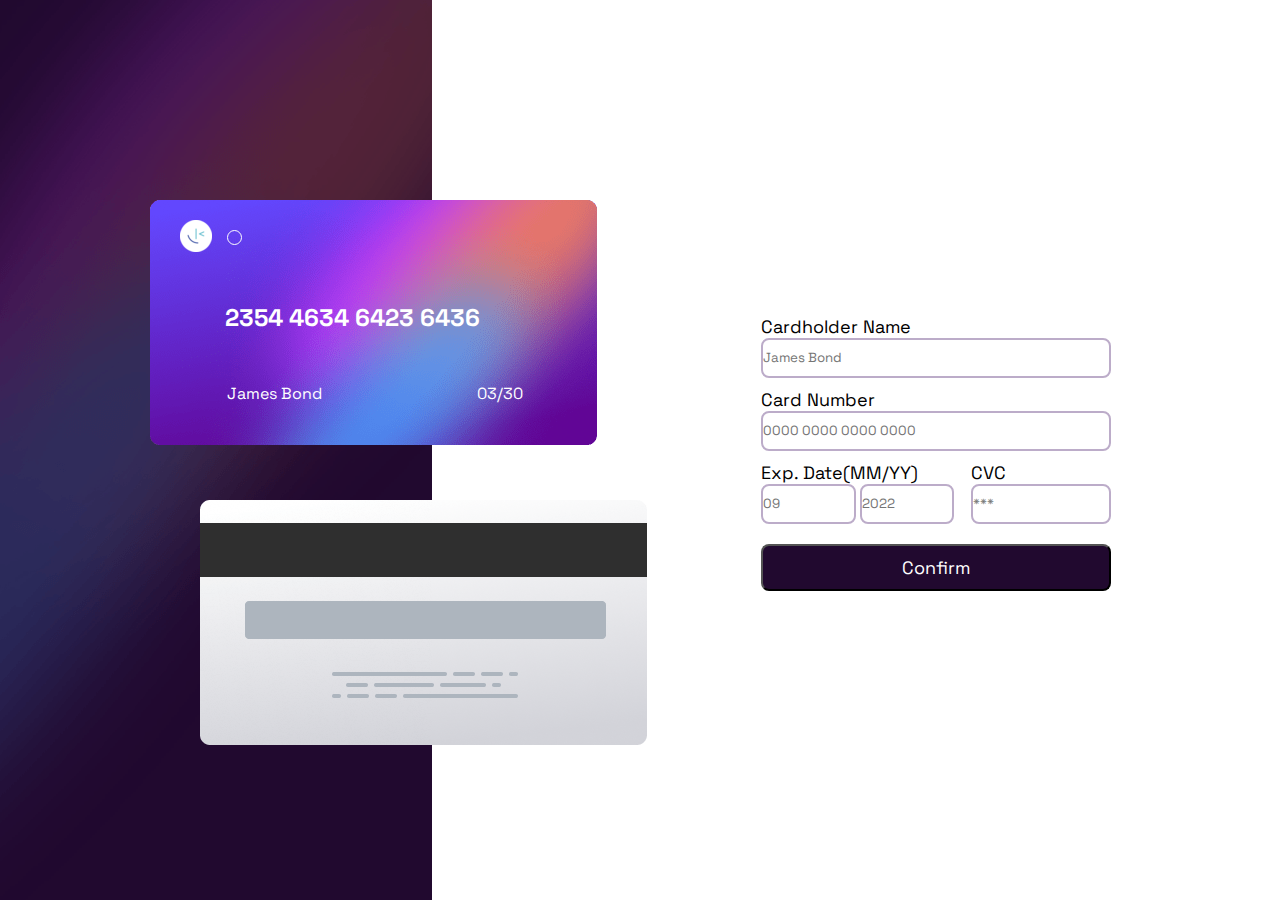
<file: index.html>
<!DOCTYPE html>
<html lang="en">
<head>
    <meta charset="UTF-8">
    <meta http-equiv="X-UA-Compatible" content="IE=edge">
    <meta name="viewport" content="width=device-width, initial-scale=1.0">
    <title>Interactive Card</title>
    <link rel="stylesheet" href="./index.css">
</head>
<body>
    <main>
        <div class="container">
            <div class="left">
                <img src="./bg-main-desktop.png" alt="">
            </div>
            <div class="card-image">
               <div class="front-card">
                    <img src="./bg-card-front.png" alt="">
                    <div class="card-text">
                        <div class="logo">
                            <img src="./favicon-32x32.png" alt="" class="logo-text">
                        <div class="circle"></div>
                        </div>
                        <div class="data">
                            
                            <h2>2354 4634 6423 6436</h2>
                            <div class="name">
                                <p>James Bond</p>
                            <p>03/30</p>
                            </div>
                        </div>
                    </div>
               </div>
               <div class="back-card">
                    <img src="./bg-card-back.png" alt="">
               </div>
            </div>
            <div class="right">
                <form action="" class="checkout-form">
                    <label for="name">cardholder name</label>
                    <br>
                    <input type="text" name="name" placeholder="James Bond">
                    <br>
                    <label for="number">card number</label>
                    <br>
                    <input type="text" name="number" placeholder="0000 0000 0000 0000">
                    <div class="f-group">
                        <div class="one">
                       <label for="exp">exp. date(MM/YY)</label>
                       <input type="number" name="exp" id="" placeholder="09">
                       <input type="number" placeholder="2022">
                       </div>
                       <div class="two">
                       <label for="cvc">CVC</label>
                       <input type="number" min="100" max="999" name="cvc" placeholder="***">
                       </div>
                    </div>
                    <button type="submit" class="button">confirm</button>
                </form>
            </div>
        </div>
    </main>
</body>
</html>
</file>
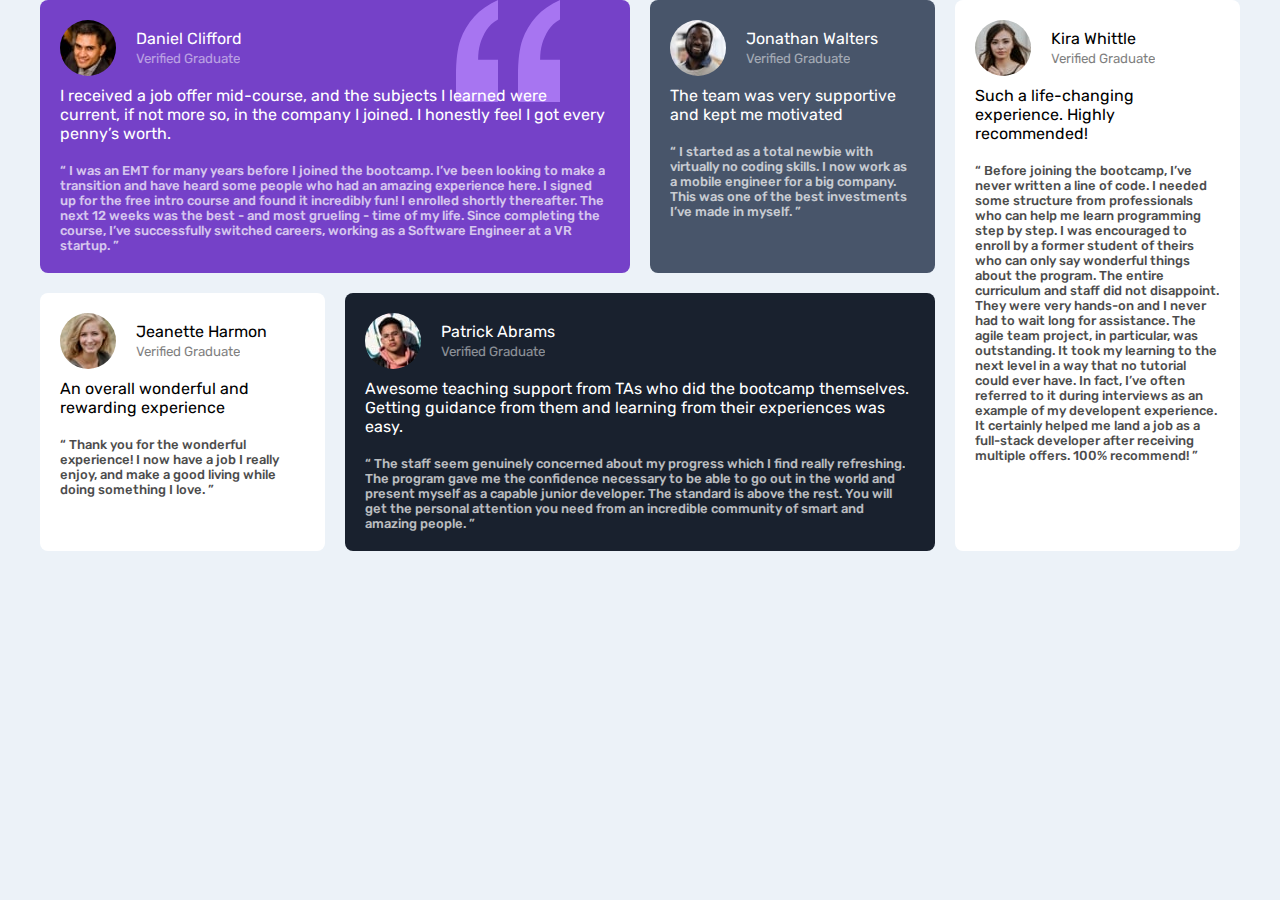
<file: testimonials-grid-section-main/index.html>
<!DOCTYPE html>
<html lang="en">
  <head>
    <meta charset="UTF-8" />
    <meta name="viewport" content="width=device-width, initial-scale=1.0" />
    <!-- displays site properly based on user's device -->

    <link
      rel="icon"
      type="image/png"
      sizes="32x32"
      href="./images/favicon-32x32.png"
    />

    <title>Frontend Mentor | [Challenge Name Here]</title>

    <!-- Feel free to remove these styles or customise in your own stylesheet 👍 -->
    <link rel="stylesheet" href="./index.css" />
    <style>
      .attribution {
        font-size: 11px;
        text-align: center;
      }

      .attribution a {
        color: hsl(228, 45%, 44%);
      }
    </style>
  </head>

  <body>
    <main>
      <section class="container">
        <div class="item items-1">
          <div class="bg-image">
            <svg width="104" height="102" xmlns="http://www.w3.org/2000/svg"><path d="M104 102V59.727H84.114c0-5.871.689-11.182 2.068-15.933 1.379-4.75 3.42-9.287 6.125-13.61C95.01 25.86 98.909 22.257 104 19.375V0c-9.758 4.27-17.712 9.874-23.864 16.813-6.151 6.939-10.712 14.545-13.681 22.818C63.485 47.904 62 59.941 62 75.74V102h42zm-62 0V59.727H22.114c0-5.871.689-11.182 2.068-15.933 1.379-4.75 3.42-9.287 6.125-13.61C33.01 25.86 36.909 22.257 42 19.375V0c-9.652 4.27-17.58 9.874-23.784 16.813C12.01 23.752 7.424 31.358 4.455 39.631 1.485 47.904 0 59.941 0 75.74V102h42z" fill="#A775F1" fill-rule="nonzero"/></svg>
          </div>
          <div class="unique-card">
            <div class="profile">
            <img src="./images/image-daniel.jpg" alt="" />
            <div class="user-name un-color">
              <p>Daniel Clifford</p>
              <small>Verified Graduate</small>
            </div>
          </div>

          <article class="profile-text pt-color">
            I received a job offer mid-course, and the subjects I learned were
            current, if not more so, in the company I joined. I honestly feel I
            got every penny’s worth.
          </article>

          <article class="about-text at-color">
            “ I was an EMT for many years before I joined the bootcamp. I’ve
            been looking to make a transition and have heard some people who had
            an amazing experience here. I signed up for the free intro course
            and found it incredibly fun! I enrolled shortly thereafter. The next
            12 weeks was the best - and most grueling - time of my life. Since
            completing the course, I’ve successfully switched careers, working
            as a Software Engineer at a VR startup. ”
          </article>
          </div>
        </div>
        <div class="item items-2">
          <div class="profile">
            <img src="./images/image-jonathan.jpg" alt="" />
            <div class="user-name un-color">
              <p>Jonathan Walters</p>
              <small>Verified Graduate</small>
            </div>
          </div>

          <article class="profile-text pt-color">
            The team was very supportive and kept me motivated
          </article>

          <article class="about-text at-color">
            “ I started as a total newbie with virtually no coding skills. I now
            work as a mobile engineer for a big company. This was one of the
            best investments I’ve made in myself. ”
          </article>
        </div>
        <div class="item items-3">
          <div class="profile">
            <img src="./images/image-kira.jpg" alt="" />
            <div class="user-name">
              <p>Kira Whittle</p>
              <small>Verified Graduate</small>
            </div>
          </div>

          <article class="profile-text">
            Such a life-changing experience. Highly recommended!
          </article>
          <article class="about-text">
            “ Before joining the bootcamp, I’ve never written a line of code. I
            needed some structure from professionals who can help me learn
            programming step by step. I was encouraged to enroll by a former
            student of theirs who can only say wonderful things about the
            program. The entire curriculum and staff did not disappoint. They
            were very hands-on and I never had to wait long for assistance. The
            agile team project, in particular, was outstanding. It took my
            learning to the next level in a way that no tutorial could ever
            have. In fact, I’ve often referred to it during interviews as an
            example of my developent experience. It certainly helped me land a
            job as a full-stack developer after receiving multiple offers. 100%
            recommend! ”
          </article>
        </div>
        <div class="item items-4">
          <div class="profile">
            <img src="./images/image-jeanette.jpg" alt="" />
            <div class="user-name">
              <p>Jeanette Harmon</p>
              <small>Verified Graduate</small>
            </div>
          </div>

          <article class="profile-text">
            An overall wonderful and rewarding experience
          </article>
          <article class="about-text">
            “ Thank you for the wonderful experience! I now have a job I really
            enjoy, and make a good living while doing something I love. ”
          </article>
        </div>
        <div class="item items-5">
          <div class="profile">
            <img src="./images/image-patrick.jpg" alt="" />
            <div class="user-name un-color">
              <p>Patrick Abrams</p>
              <small>Verified Graduate</small>
              
            </div>
          </div>

          <article class="profile-text pt-color">
            Awesome teaching support from TAs who did the bootcamp themselves.
            Getting guidance from them and learning from their experiences was
            easy.
          </article>
          <article class="about-text at-color">
            “ The staff seem genuinely concerned about my progress which I find
            really refreshing. The program gave me the confidence necessary to
            be able to go out in the world and present myself as a capable
            junior developer. The standard is above the rest. You will get the
            personal attention you need from an incredible community of smart
            and amazing people. ”
          </article>
        </div>
      </section>
    </main>

    <!-- <div class="attribution">
    Challenge by <a href="https://www.frontendmentor.io?ref=challenge" target="_blank">Frontend Mentor</a>. 
    Coded by <a href="#">Your Name Here</a>.
  </div> -->
  </body>
</html>
</file>
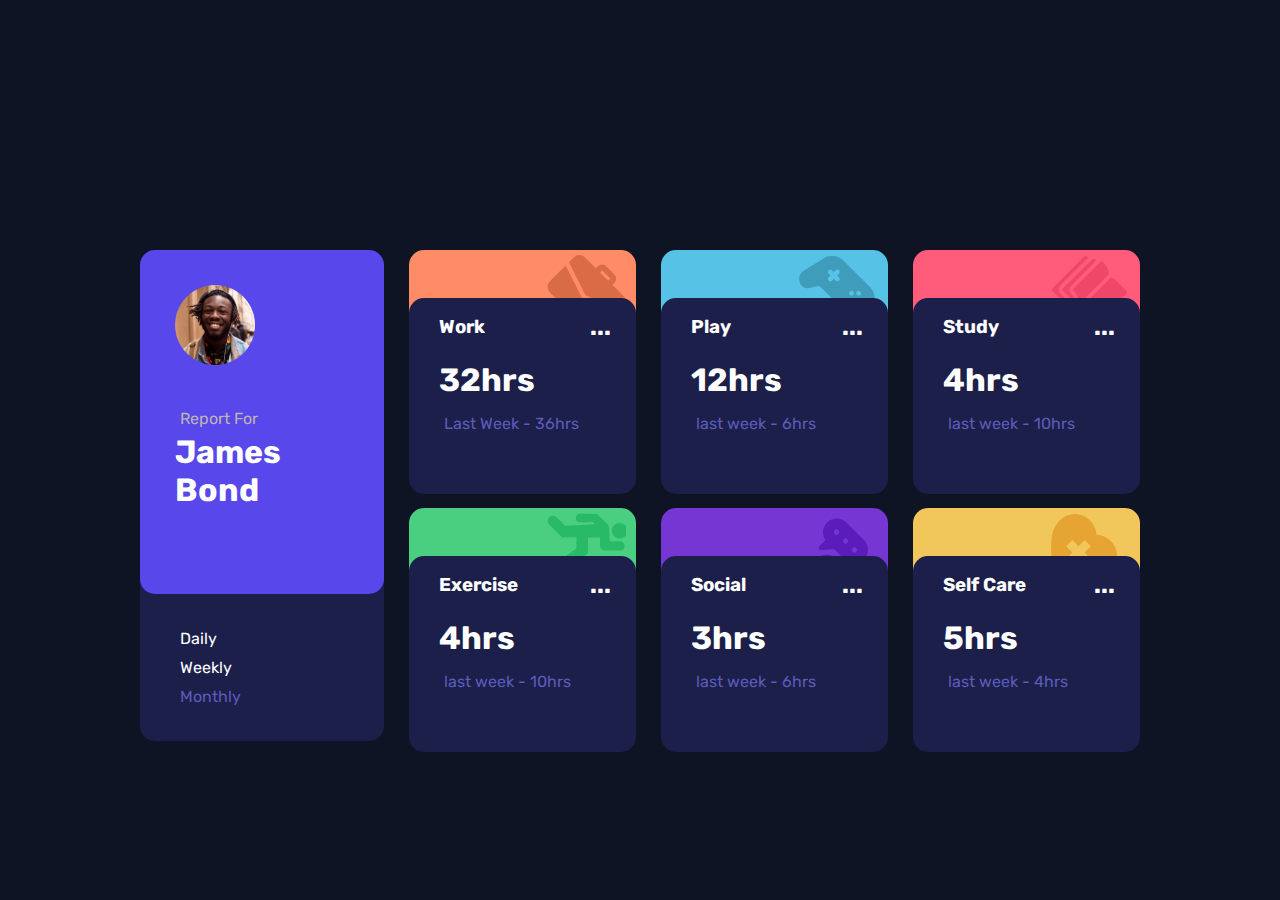
<file: time-tracking-dashboard-main/index.html>
<!DOCTYPE html>
<html lang="en">
<head>
  <meta charset="UTF-8">
  <meta name="viewport" content="width=device-width, initial-scale=1.0"> <!-- displays site properly based on user's device -->

  <link rel="icon" type="image/png" sizes="32x32" href="./images/favicon-32x32.png">
  
  <title>Frontend Mentor | Time tracking dashboard</title>
  <link rel="stylesheet" href="./index.css">

  <!-- Feel free to remove these styles or customise in your own stylesheet 👍 -->
  <main>
    <div class="container">
      <div class="left">
        <div class="profile">
          <div class="image">
            <img src="./images/image-jeremy.png" alt="">
          </div>
          <div class="profile-text">
            <p>report for</p>
            <h1>James</h1>
            <h1>Bond</h1>
          </div>
        </div>
       <div class="links">
        <p><a href="#">Daily</a></p>
        <p><a href="#">Weekly</a></p>
        <p><a href="#" id="last-link">Monthly</a></p>
       </div>
      </div>
      <div class="right">
        <div class="item item-1">
          <p class="icon"><svg width="79" height="79" xmlns="http://www.w3.org/2000/svg"><path d="m18.687 10.43 15.464 30.906c.31.682.743 1.322 1.3 1.88.558.557 1.198.99 1.714 1.217L68.237 59.98 52.484 75.732a8.025 8.025 0 0 1-11.355 0L2.934 37.538a8.025 8.025 0 0 1 0-11.356L18.687 10.43Zm19.345-7.99 10.839 10.838 2.065-2.064a5.845 5.845 0 0 1 8.258 0l8.258 8.259a5.845 5.845 0 0 1 0 8.258l-2.064 2.064 10.839 10.84a8.025 8.025 0 0 1 0 11.355l-4.728 4.728L39.126 40.53a1.963 1.963 0 0 1-.578-.413 1.963 1.963 0 0 1-.413-.578L21.95 7.168l4.728-4.728a8.025 8.025 0 0 1 11.355 0Zm17.033 12.903-2.064 2.065 8.258 8.258 2.064-2.064-8.258-8.259Z" fill="#D96C47" fill-rule="nonzero"/></svg>
          </p>
          <div class="box">
            <div class="text-box">
             <div class="line-1">
                <h3>work</h3>
                <h2><a href="">...</a></h2>
              </div>
              <div class="line-2">
                <h1>32hrs</h1>
                <p>Last Week - 36hrs</p>
              </div>
            </div>
          </div>
        </div>
        <div class="item item-2">
          <p class="icon"><svg width="79" height="79" xmlns="http://www.w3.org/2000/svg"><path d="m60.91 71.846 12.314-19.892c3.317-5.36 3.78-13.818-2.31-19.908l-26.36-26.36c-4.457-4.457-12.586-6.843-19.908-2.31L4.753 15.69c-5.4 3.343-6.275 10.854-1.779 15.35a7.773 7.773 0 0 0 7.346 2.035l7.783-1.945a3.947 3.947 0 0 1 3.731 1.033l22.602 22.602c.97.97 1.367 2.4 1.033 3.732l-1.945 7.782a7.775 7.775 0 0 0 2.037 7.349c4.49 4.49 12.003 3.624 15.349-1.782Zm-24.227-46.12-1.891-1.892-1.892 1.892a2.342 2.342 0 0 1-3.312-3.312l1.892-1.892-1.892-1.891a2.342 2.342 0 0 1 3.312-3.312l1.892 1.891 1.891-1.891a2.342 2.342 0 0 1 3.312 3.312l-1.891 1.891 1.891 1.892a2.342 2.342 0 0 1-3.312 3.312Zm14.19 14.19a2.343 2.343 0 1 1 3.315-3.312 2.343 2.343 0 0 1-3.314 3.312Zm0 7.096a2.343 2.343 0 0 1 3.313-3.312 2.343 2.343 0 0 1-3.312 3.312Zm7.096-7.095a2.343 2.343 0 1 1 3.312 0 2.343 2.343 0 0 1-3.312 0Zm0 7.095a2.343 2.343 0 0 1 3.312-3.312 2.343 2.343 0 0 1-3.312 3.312Z" fill="#3F9CBB" fill-rule="nonzero"/></svg></p>
          <div class="box">
            <div class="text-box">
              <div class="line-1">
                <h3>play</h3>
                <h2><a href="">...</a></h2>
              </div>
              <div class="line-2">
                <h1>12hrs</h1>
                <p>last week - 6hrs</p>
              </div>
            </div>
          </div>
        </div>
        <div class="item item-3">
          <p class="icon">
          <svg width="79" height="79" xmlns="http://www.w3.org/2000/svg"><path d="M33.227 1.495a1.87 1.87 0 0 1 2.646 0l1.323 1.323-27.78 27.78c-2.189 2.189-2.1 5.837.088 8.026l12.132 12.132a5.624 5.624 0 0 0 1.096 6.388 5.624 5.624 0 0 0 6.389 1.097l12.132 12.132c2.188 2.188 5.837 2.276 8.025.088l27.78-27.78 1.323 1.322a1.87 1.87 0 0 1 0 2.646L46.632 78.4a1.87 1.87 0 0 1-2.645 0L29.12 63.531a5.624 5.624 0 0 1-6.389-1.097l-5.291-5.291a5.624 5.624 0 0 1-1.097-6.388L1.478 35.89a1.87 1.87 0 0 1 0-2.646ZM59.74 22.783c1.948.27 3.83 1.117 5.325 2.612l10.583 10.583a1.87 1.87 0 0 1 0 2.646L46.544 67.727a1.87 1.87 0 0 1-2.646 0L30.67 54.498a1.872 1.872 0 0 0-2.646 0ZM49.19 6.875a1.87 1.87 0 0 1 2.647 0c4.489 4.489 5.877 8.98 6.178 12.342L27.67 49.56c.349-1.527 1.181-7.463-4.938-13.582a1.87 1.87 0 0 1 0-2.646Zm-7.936-2.646a1.87 1.87 0 0 1 2.645 0l1.323 1.323-25.134 25.134a5.619 5.619 0 0 0 0 7.938c4.005 4.005 4.2 7.696 4.043 9.335L12.15 35.978a1.87 1.87 0 0 1 0-2.646Z" fill="#F04667" fill-rule="nonzero"/></svg>
          </p>
          <div class="box">
            <div class="text-box">
              <div class="line-1">
                <h3>study</h3>
                <h2><a href="">...</a></h2>
              </div>
              <div class="line-2">
                <h1>4hrs</h1>
                <p>last week - 10hrs</p>
              </div>
            </div>
          </div>
        </div>
        <div class="item item-4">
          <p class="icon">
            <svg width="79" height="79" xmlns="http://www.w3.org/2000/svg"><path d="m33.357.579 16.447.426c.33.009.645.144.88.38l9.953 9.953a4.946 4.946 0 0 1 1.451 3.311l.514 12.87c.02.503.433.895.937.894l9.595-.05a4.438 4.438 0 0 1 4.437 4.43v.26c0 1.164-.453 2.259-1.277 3.082a4.334 4.334 0 0 1-3.083 1.277h-15.77c-2.347 0-4.393-2.045-4.393-4.393l-.001-8.405-12.05-.009.01 15.17c.001.426-.21.826-.56 1.067l-18.098 12.41c-1.363.849-2.958 1.033-4.426.537a5.147 5.147 0 0 1-1.994-1.237 5.247 5.247 0 0 1-1.193-1.85c-.875-2.293.074-4.934 2.256-6.277l12.303-8.973.252-11.28-13.556.442a1.291 1.291 0 0 1-.957-.377L2.237 11.439c-1-.999-1.55-2.38-1.513-3.792a5.124 5.124 0 0 1 1.714-3.71c2.042-1.84 5.234-1.688 7.267.345l8.576 8.576 29.444-1.635-2.133-2.133-12.263.347a4.434 4.434 0 0 1-3.294-1.28l-.016-.015a4.409 4.409 0 0 1-1.294-3.307c.08-2.347 2.16-4.255 4.632-4.256Zm33.78 11.774c3.025-3.025 7.945-3.025 10.97 0 3.024 3.025 3.024 7.944 0 10.97-3.025 3.024-7.945 3.024-10.97 0-3.024-3.026-3.025-7.945 0-10.97Z" fill="#29BA66" fill-rule="nonzero"/></svg>
            </p>
            <div class="box">
              <div class="text-box">
              <div class="line-1">
                <h3>exercise</h3>
                <h2><a href="">...</a></h2>
              </div>
              <div class="line-2">
                <h1>4hrs</h1>
                <p>last week - 10hrs</p>
              </div>
            </div>
          </div>
        </div>
        <div class="item item-5">
          <p class="icon">
            <svg width="79" height="79" xmlns="http://www.w3.org/2000/svg"><g fill="#5A1CBB" fill-rule="nonzero"><path d="M45.834 46.627c4.78 4.78 13.1 5.754 19.257-.403 5.2-5.199 5.198-13.657 0-18.855L47.151 9.428C42.335 4.614 34.02 3.7 27.892 9.83c-4.701 4.7-5.151 12.066-1.352 17.277l-6.265 6.265c-1.339 1.339-.317 3.644 1.585 3.533l13.474-.777 10.499 10.499Zm11.404-11.483a2.567 2.567 0 1 1-3.629 3.631 2.567 2.567 0 0 1 3.63-3.631ZM35.745 20.909a2.567 2.567 0 1 1 3.63-3.629 2.567 2.567 0 0 1-3.63 3.63Zm12.562 5.303a2.567 2.567 0 1 1-3.63 3.63 2.567 2.567 0 0 1 3.63-3.63ZM55.16 63.698 37.219 45.756c-5.198-5.197-13.658-5.197-18.857.001-6.072 6.073-5.26 14.4-.402 19.258l10.499 10.5-.777 13.473c-.11 1.886 2.186 2.931 3.533 1.584l6.265-6.265c5.212 3.8 12.577 3.349 17.277-1.352 6.06-6.059 5.274-14.386.403-19.257ZM25.813 57.24a2.567 2.567 0 1 1 3.63-3.631 2.567 2.567 0 0 1-3.63 3.63Zm8.932 8.931a2.567 2.567 0 1 1 3.63-3.629 2.567 2.567 0 0 1-3.63 3.63Zm8.932 8.933a2.567 2.567 0 1 1 3.63-3.631 2.567 2.567 0 0 1-3.63 3.63Z"/></g></svg>
            </p>
            <div class="box">
              <div class="text-box">
              <div class="line-1">
                <h3>social</h3>
                <h2><a href="">...</a></h2>
              </div>
              <div class="line-2">
                <h1>3hrs</h1>
                <p>last week - 6hrs</p>
              </div>
            </div>
            </div>
        </div>
        <div class="item item-6">
          <p class="icon">
            <svg width="79" height="79" xmlns="http://www.w3.org/2000/svg"><path d="M.918 50.848c.114 1.723.232 3.5.346 5.336l.003.038.448 6.038c.06.81.412 1.536.951 2.075.54.54 1.266.892 2.075.952l6.038.447.038.003c12.086.755 21.237 1.231 28.95.484 9.007-.873 15.369-3.445 20.02-8.096 8.413-8.413 8.398-21.609-.034-30.041-3.79-3.79-8.959-6.11-14.31-6.526-.415-5.352-2.736-10.52-6.526-14.31C30.484-1.185 17.288-1.2 8.875 7.214-1.295 17.384-.415 30.697.918 50.848ZM21.36 27.122l6.172 6.173 6.16-6.159 6.172 6.173-6.16 6.158 6.173 6.173-6.158 6.158-6.173-6.172-6.158 6.158-6.173-6.172 6.159-6.159-6.173-6.172 6.16-6.159Z" fill="#E6A532" fill-rule="nonzero"/></svg>
            </p>
            <div class="box">
              <div class="text-box">
              <div class="line-1">
                <h3>self care</h3>
                <h2><a href="">...</a></h2>
              </div>
              <div class="line-2">
                <h1>5hrs</h1>
                <p>last week - 4hrs</p>
              </div>
              </div>
            </div>
        </div>
    </div>
  </main>
</head>
<body>
</body>
</html>
</file>
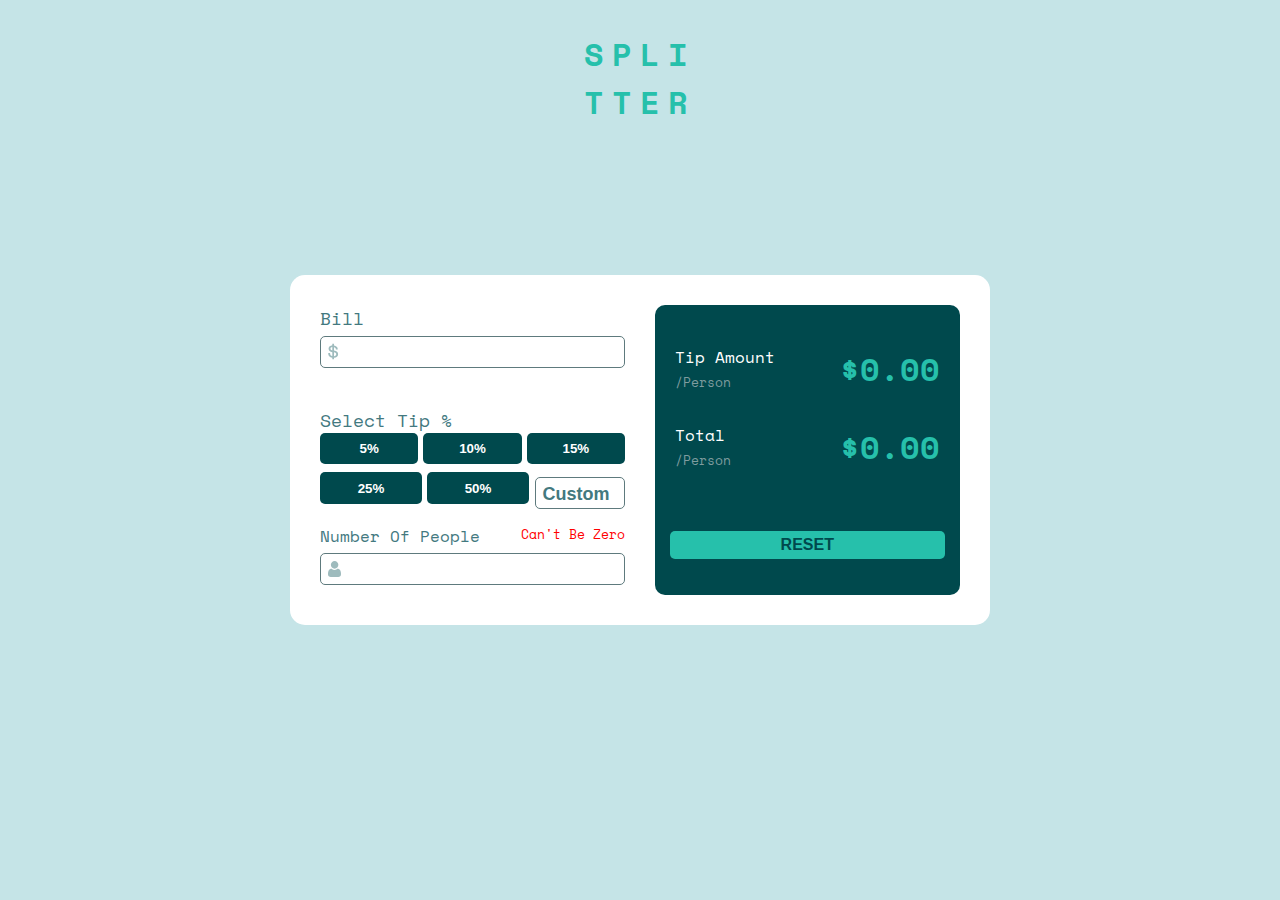
<file: tip-calculator-app/index.html>
<!DOCTYPE html>
<html lang="en">
<head>
  <meta charset="UTF-8">
  <meta name="viewport" content="width=device-width, initial-scale=1.0"> <!-- displays site properly based on user's device -->

  <link rel="icon" type="image/png" sizes="32x32" href="./images/favicon-32x32.png">
  
  <title>Frontend Mentor | Tip calculator app</title>

  <!-- Feel free to remove these styles or customise in your own stylesheet 👍 -->
  <style>
    .attribution { font-size: 11px; text-align: center; }
    .attribution a { color: hsl(228, 45%, 44%); }
  </style>
  <link rel="stylesheet" href="./index.css">
</head>
<body>

  <main>
    <div class="heading">
      <h1>SPLI</h1>
      <h1>TTER</h1>
    </div>
    <div class="card">
      
      <div class="left">
        <form action="" class="input-form">
          <label for="bill">bill</label>
          <br>
          <input type="number" name="bill" id="bill" oninput="myBill(this.value)" />
          <span class="input-logo">
            <svg xmlns="http://www.w3.org/2000/svg" width="11" height="17"><path fill="#9EBBBD" d="M6.016 16.328v-1.464c1.232-.08 2.22-.444 2.964-1.092.744-.648 1.116-1.508 1.116-2.58v-.144c0-.992-.348-1.772-1.044-2.34-.696-.568-1.708-.932-3.036-1.092V4.184c.56.144 1.012.4 1.356.768.344.368.516.816.516 1.344v.288h1.824v-.432c0-.448-.088-.876-.264-1.284a3.783 3.783 0 00-.744-1.116A4.251 4.251 0 007.54 2.9a5.324 5.324 0 00-1.524-.492V.872H4.288V2.36a5.532 5.532 0 00-1.416.324c-.448.168-.84.392-1.176.672-.336.28-.604.616-.804 1.008-.2.392-.3.844-.3 1.356v.144c0 .96.316 1.708.948 2.244.632.536 1.548.884 2.748 1.044v3.912c-.704-.16-1.248-.472-1.632-.936-.384-.464-.576-1.08-.576-1.848v-.288H.256v.576c0 .464.08.924.24 1.38.16.456.404.88.732 1.272.328.392.744.728 1.248 1.008s1.108.476 1.812.588v1.512h1.728zM4.288 7.424c-.688-.128-1.164-.332-1.428-.612-.264-.28-.396-.644-.396-1.092 0-.464.176-.832.528-1.104.352-.272.784-.448 1.296-.528v3.336zm1.728 5.712V9.344c.768.128 1.328.328 1.68.6.352.272.528.688.528 1.248 0 .544-.196.984-.588 1.32-.392.336-.932.544-1.62.624z"/></svg>
          </span>
          <br>
          <div class="wrapper">
            <label for="tip">select tip %</label>
            <br>
          <div class="limit">
            <div class="row-1">
              <button type="button" class="limit-button one" id="btn-1" >5%</button>
              <button type="button" class="limit-button two" id="btn-2" >10%</button>
              <button type="button" class="limit-button three" id="btn-3">15%</button>
            </div>
            <div class="row-2">
              <button type="button" class="limit-button one" id="btn-4" >25%</button>
              <button type="button" class="limit-button two" id="btn-5" >50%</button>
              <!-- <button class="limit-button three">40</button> -->
              <span class="custom-input"><input type="number" class="custom-input-form" placeholder="Custom" id="btn-6" name="custom-input" oninput="customInput(this.value)" ></span>
            </div>
          </div>
          </div>
          <div class="last">
            <p>Number of People</p>
            <small>can't be zero</small>
          </div>
          <input type="number" id="people" oninput="numOfPeople(this.value)">
          <span class="input-logo"><svg xmlns="http://www.w3.org/2000/svg" width="13" height="16"><path fill="#9EBBBD" d="M9.573 7.729c.406 0 .784.07 1.126.209.342.14.639.33.881.569.232.227.438.503.614.82a5.1 5.1 0 01.407.949c.097.312.178.654.242 1.016.062.359.105.699.126 1.011.02.307.031.624.031.945 0 .836-.259 1.512-.768 2.01-.504.492-1.17.742-1.98.742H2.748c-.81 0-1.477-.25-1.98-.742C.259 14.76 0 14.084 0 13.248c0-.322.01-.64.032-.945.02-.312.063-.652.126-1.01.063-.363.144-.705.242-1.017.1-.323.238-.643.407-.948.176-.318.382-.594.613-.821.243-.238.54-.43.882-.57.342-.138.72-.208 1.125-.208.16 0 .313.067.61.265.183.123.397.264.636.421.204.134.48.259.822.372.333.11.671.167 1.005.167a3.19 3.19 0 001.006-.167c.341-.113.618-.238.822-.372l.636-.42c.296-.2.45-.266.61-.266zM6.598 0C7.63 0 8.522.38 9.252 1.129s1.1 1.666 1.1 2.724c0 1.06-.37 1.976-1.1 2.725-.73.75-1.623 1.13-2.654 1.13-1.03 0-1.924-.38-2.653-1.13-.73-.749-1.1-1.666-1.1-2.725 0-1.058.37-1.975 1.1-2.724C4.675.379 5.567 0 6.598 0z"/></svg></span>
        </form>
      </div>

      <div class="right">
        <div class="d1">
          <div>
          <p>tip amount</p>
          <small class="small-text">/person</small>
          </div>
          <h1>$<span id="t1">0.00</span></h1>
        </div>
        <div class="d2">
          <div><p>total</p>
          <small class="small-text">/person</small></div>
          <h1>$<span id="t2">0.00</span></h1>
        </div>
        <form action="">
          <button>RESET</button>
        </form>
      </div>
    </div>
  
  </main>
  
  <!-- <div class="attribution">
    Challenge by <a href="https://www.frontendmentor.io?ref=challenge" target="_blank">Frontend Mentor</a>. 
    Coded by <a href="#">Your Name Here</a>.
  </div> -->
  <script src="./index.js"></script>
</body>
</html>
</file>
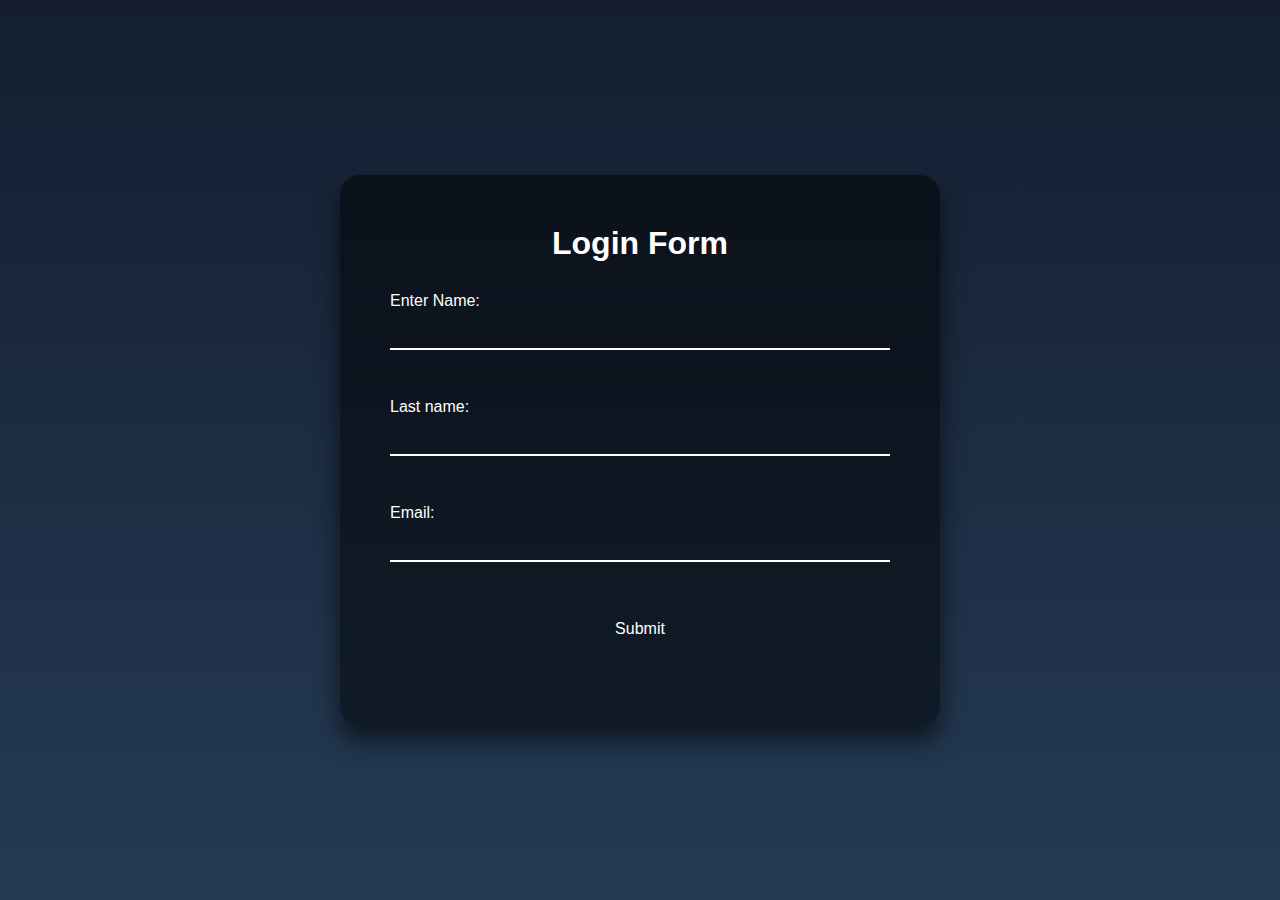
<file: Day1_Login_form/html/index.html>
<!DOCTYPE html>
<html lang="en">
  <head>
    <meta charset="UTF-8" />
    <meta http-equiv="X-UA-Compatible" content="IE=edge" />
    <meta name="viewport" content="width=device-width, initial-scale=1.0" />
    <title>Document</title>
    <link rel="stylesheet" href="../css/index.css" />
  </head>
  <body>
    <header></header>
    <main>
      <section>
        <div class="container">
          <div class="heading">
            <h1>Login Form</h1>
          </div>
          <div class="user-box">
          <form class="form-style">
              <label for="name">Enter Name:</label>
              <input type="text" id="name">
              <br><br>
              <label for="lname">Last name:</label>
              <input type="text" id="lname" name="lname"><br><br>
              <label for="email">Email:</label>
              <input type="email" id="email" name="email"><br><br>
              
              <input type="submit" value="Submit">
          </form>
          </div>
          
        </div>
      </section>
    </main>
  </body>
</html>
</file>
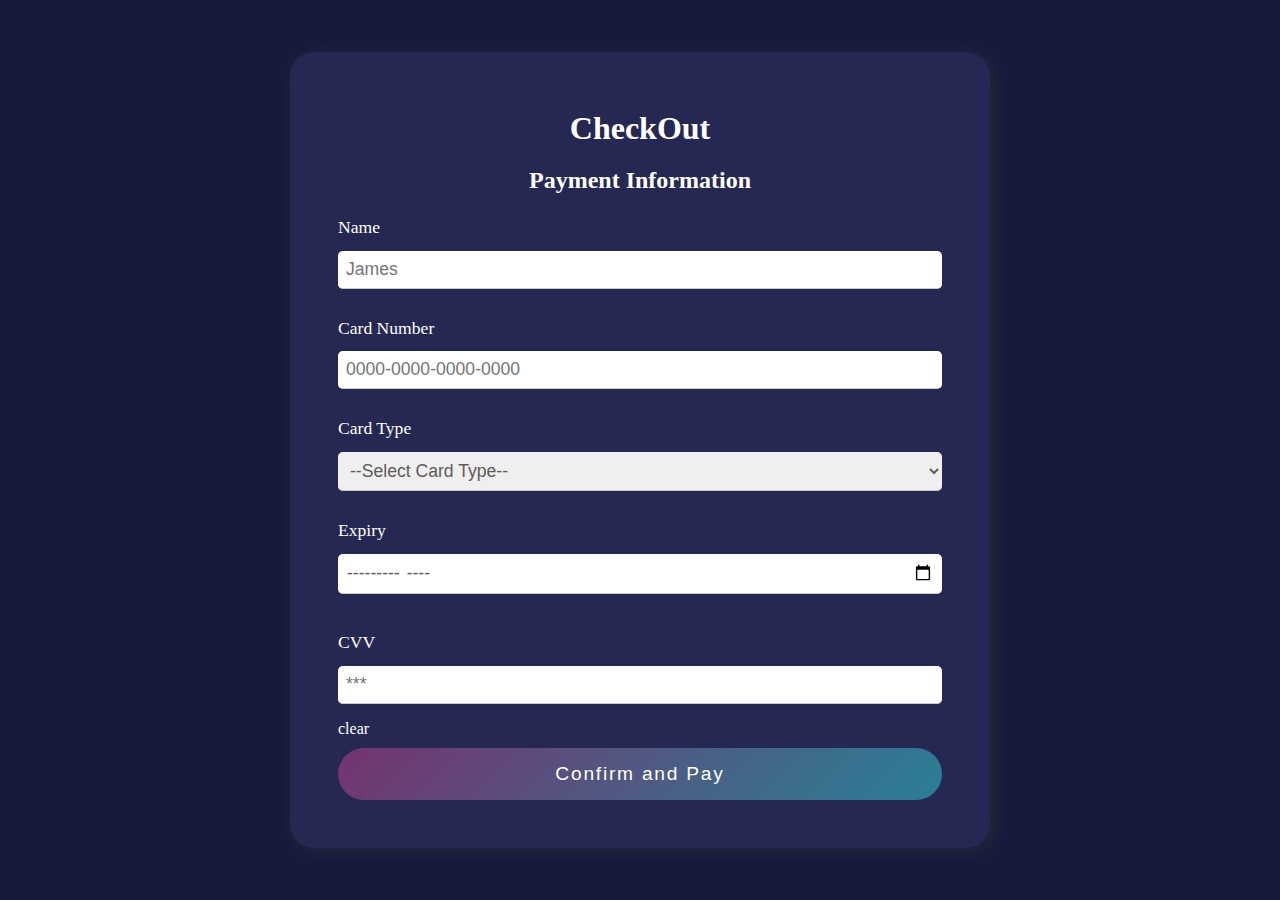
<file: Day2_Credit_Cord_Design/html/index.html>
<!DOCTYPE html>
<html lang="en">
<head>
    <meta charset="UTF-8">
    <meta http-equiv="X-UA-Compatible" content="IE=edge">
    <meta name="viewport" content="width=device-width, initial-scale=1.0">
    <title>Credit Card CheckOut Form</title>
    <link rel="stylesheet" href="../css/index.css">
    
</head>
<body>
    <main>
        <div class="container">
            <div class="card">
                <div class="main-card">
                    <form action="">
                        <h1>CheckOut</h1>
                        <h2>Payment Information</h2>
                        <p>Name</p>
                        <input type="text" class="inputbox" name="name" placeholder="James" required>
                        <p>Card Number</p>
                        <input type="number" class="inputbox" name="card_number" placeholder="0000-0000-0000-0000" required />
                        <p>Card Type</p>
                        <select name="card_type" id="card_type" class="inputbox" required>
                        <option value="">--Select Card Type--</option>
                        <option value="visa">Visa</option>
                        <option value="rupay">Rupay</option>
                        <option value="mastercard">MasterCard</option>
                        </select>
                        <div class="expiration">
                            <p class="exp-text">Expiry</p>
                            <input type="month"  class="inputbox" name="exp-date" id="exp-date-id" 
                            placeholder="03/22" required>

                            <p class="exp-cvv">CVV</p>
                            <input type="password" class="inputbox" name="cvv" id="cvv-id"
                            placeholder="***" required>clear
                        </div>
                        <button type="submit" class="button">Confirm and Pay</button>

                    </form>
                </div>
            </div>
        </div>
    </main>
</body>
</html>
</file>
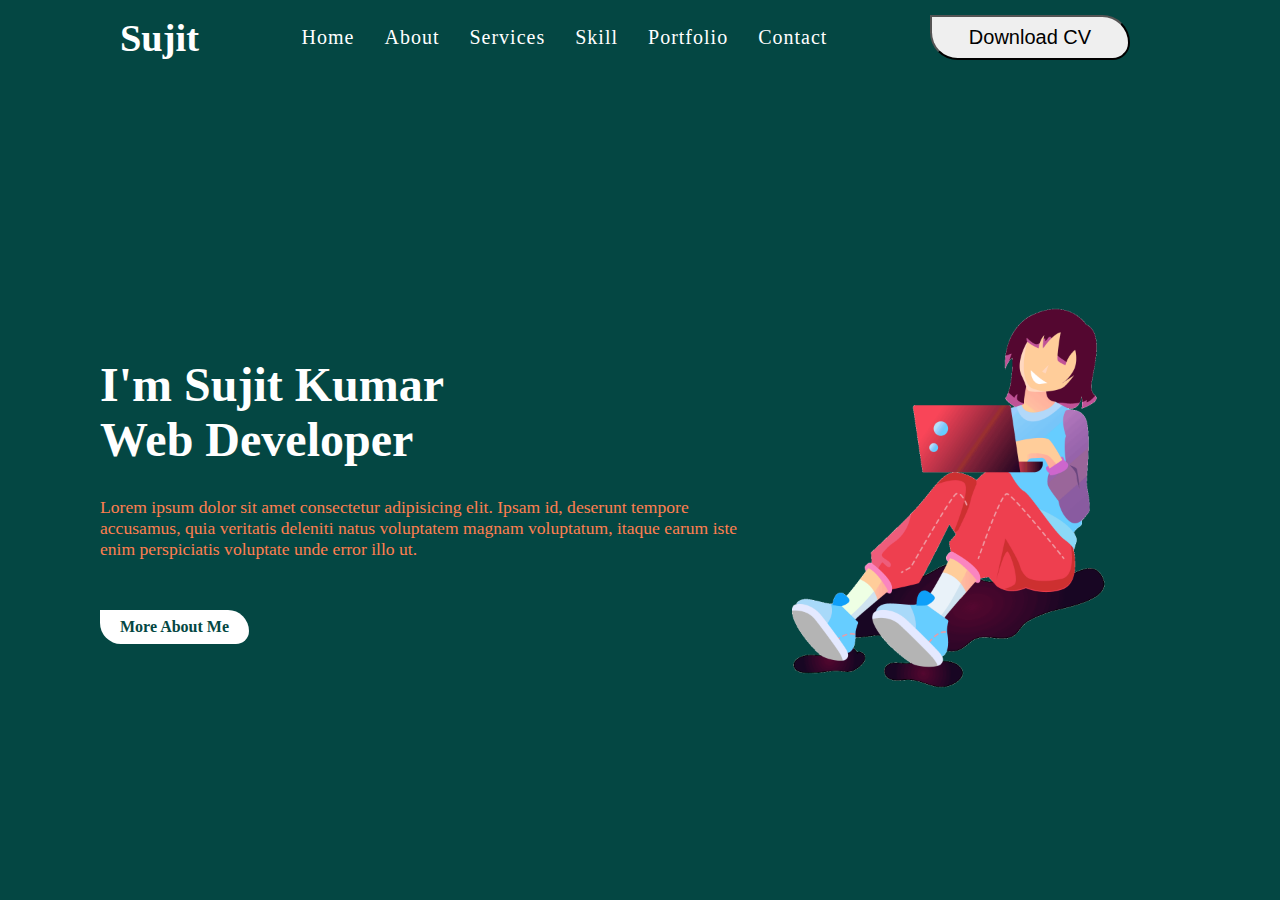
<file: Portfolio/html/index.html>
<!DOCTYPE html>
<html lang="en">
<head>
    <meta charset="UTF-8">
    <meta http-equiv="X-UA-Compatible" content="IE=edge">
    <meta name="viewport" content="width=device-width, initial-scale=1.0">
    <title>Sujit</title>
    <link rel="stylesheet" href="../css/index.css">

</head>
<body>
    <header>
        <a href="#" class="logo"><h1>Sujit</h1></a>
        <ul class="nav">
            <li><a href="#">Home</a></li>
            <li><a href="#">About</a></li>
            <li><a href="#">Services</a></li>
            <li><a href="#">Skill</a></li>
            <li><a href="#">Portfolio</a></li>
            <li><a href="#">Contact</a></li>
        </ul>
        <div class="button">
            <button>Download CV</button>
        </div>
    </header>
    <main class="main-panel">
        <section class="left-panel">
           <div class="content">
            <h1>I'm Sujit Kumar</h1>
            <h1>Web Developer</h1>
            <p>Lorem ipsum dolor sit amet consectetur adipisicing elit. Ipsam id, deserunt tempore accusamus, quia veritatis deleniti natus voluptatem magnam voluptatum, itaque earum iste enim perspiciatis voluptate unde error illo ut.</p>
            <a href="#">More About Me</a>
        </div>
        </section>
        <aside class="right-panel">
            <img src="../img/img.png" alt="" width="400px"
            height="400px">
        </aside>
    </main>
    <footer class="footer">

    </footer>
</body>
</html>
</file>
<file: index.css>
@import url('https://fonts.googleapis.com/css2?family=Dancing+Script:wght@700&family=Poppins&family=Space+Grotesk:wght@500&display=swap');
*{
    margin: 0;
    padding: 0;
    box-sizing: border-box;
    text-transform: capitalize;
    font-family: 'Dancing Script', cursive;

    font-family: 'Poppins', sans-serif;

    font-family: 'Space Grotesk', sans-serif;
}
.container{
    width: 1440px;
    display: flex;
}
.left{
    width: 30%;
    height: 100%;
    /* background-color: hsl(278, 68%, 11%); */
}
.right{
    width: 70%;
    background-color: hsl(0, 0%, 100%);
    display: flex;
    align-items: center;
    justify-content: center;
}
.checkout-form{
    width: 350px;
}
form label{
    font-size:18px;
}
form input{
    width: 100%;
    height: 40px;
    border-radius: 8px;
    margin-bottom: 10px;
    border: 2px solid hsl(273, 21%, 73%);
}
.f-group{
    /* width: 100%; */
    display: flex;

}
.one{
    width: 60%;
    
}
.two{
    width:40%;
}

.one input{
    width: 45%;
}
.button{
    width: 100%;
    font-size: 18px;
    margin-top: 10px;
    border-radius: 8px;
    background-color: hsl(278, 68%, 11%);
    color: hsl(0, 0%, 100%);
    padding: 10px;
}
/* .card-image{
    position: relative;
    
     */
.front-card{
    position: absolute;
    top: 200px;
    left: 150px;
    
}
.back-card{
    position: absolute;
    top: 500px;
    left: 200px;
}
.logo{
    display: flex;
}
.card-text{
    position: absolute;
    top: 0;
    left: 0;
    width: 450px;
    height: 250px;
    color:hsl(0, 0%, 100%);
  

}
.logo-text{
    margin-top: 20px;
    margin-left:30px;
   
    
}
.circle{
    height: 15px;
    width: 15px;
    margin-top: 30px;
    margin-left: 15px;
    border: 1px solid hsl(0, 0%, 100%);
    border-radius: 50%;
}
.data h2{
   margin-left: 75px; 
   margin-top: 50px;
}
.name{
    display: flex;
    justify-content: space-around;
    margin-top: 50px;
}
</file>
<file: testimonials-grid-section-main/index.css>
@import url('https://fonts.googleapis.com/css2?family=Amatic+SC&family=Barlow+Semi+Condensed:wght@500;600&family=Changa:wght@200;300&family=Dancing+Script:wght@700&family=Poppins&family=Rubik:wght@500&display=swap');
* {
  margin: 0;
  padding: 0;
  box-sizing: border-box;
}
:root {
  --b-radius: 8px;
  --box-padding: 20px;
}
html{
    font-family: 'Amatic SC', cursive;

    font-family: 'Barlow Semi Condensed', sans-serif;

    font-family: 'Changa', sans-serif;

    font-family: 'Dancing Script', cursive;

    font-family: 'Poppins', sans-serif;

    font-family: 'Rubik', sans-serif;
}


body {
  max-width: 1440px;
  /* height: 100vh; */
  background-color: hsl(210, 46%, 95%);
  display: flex;
  align-items: center;
  justify-content: center;
  
}
.container {
  max-width: 1200px;
  /* height: 100%; */
  display: grid;
  grid-template-columns: repeat(4, 1fr);
  /* grid-template-rows: 300px; */
  grid-gap: 20px;

  
}
.items-1{
    position: relative;
    
}
.bg-image{
    position: absolute;
    z-index: 1;
    top: 0;
    right: 70px;
}
.unique-card{
    position: relative;
    z-index: 2;
} 

.profile {
  display: flex;
  align-items: center;
  margin-bottom: 10px;
}

.user-name small{
    opacity: 50%;
}
.un-color{
    color: #fff;
}
img {
  border-radius: 50%;
}
.user-name {
  margin-left: 20px;
}
.pt-color{
    color: #fff;
}
.at-color{
    color: #fff;
    
}

.items-1 {
  background-color: hsl(263, 55%, 52%);
  grid-column: span 2;
  border-radius: var(--b-radius);
  padding: var(--box-padding);
}
.items-2 {
  background-color: hsl(217, 19%, 35%);
  border-radius: var(--b-radius);
  padding: var(--box-padding);
}
.items-3 {
  background-color: hsl(0, 0%, 100%);
  grid-row: span 2;
  border-radius: var(--b-radius);
  padding: var(--box-padding);
}
.items-4 {
  background-color: hsl(0, 0%, 100%);
  border-radius: var(--b-radius);
  padding: var(--box-padding);
}
.items-5 {
  background-color: hsl(219, 29%, 14%);
  grid-column: span 2;
  border-radius: var(--b-radius);
  padding: var(--box-padding);
}
.profile-text {
  margin-bottom: 20px;
}
.about-text {
  font-size: 13px;
  font-weight: 500;
  opacity: 70%;
}


@media (max-width:375px){
  /* body {
  max-width: 375px;
  height: 100vh;
  background-color: hsl(210, 46%, 95%);
  display: flex;
  flex-direction: column;
  
} */
    body {
      max-width: 100vw;
      /* height: 100vh; */
      background-color: hsl(210, 46%, 95%);
      display: flex;
      /* align-items: center;
      justify-content: center; */
      flex-direction: column;
  
}
    .container{
        grid-template-columns: 1fr;
        grid-template-rows: auto;
        height: 100%;
        padding: 30px;
    }
    .items-1, .items-3, .items-5{
      grid-column: span 1;
    }
    .bg-image{
      right: 20px;
    }
    img{
      height: 40px;
    }
    .user-name{
      margin-left: 10px;
    }
    .user-name p{
      font-size: 14px;
    }
}
</file>
<file: time-tracking-dashboard-main/index.css>
@import url('https://fonts.googleapis.com/css2?family=Dancing+Script:wght@700&family=Poppins&family=Rubik:wght@300;400;500&display=swap');
*{
    margin: 0;
    padding: 0;
    box-sizing: border-box;
    font-family: 'Dancing Script', cursive;

    font-family: 'Poppins', sans-serif;

    font-family: 'Rubik', sans-serif;
}
main h1,h2,h3{
    text-transform: capitalize;
    color: #fff;
}
p{
    /* text-transform: capitalize; */
    color: rgb(91, 91, 187);
}
.item-1{
    background-color: hsl(15, 100%, 70%);
}
.item-2{
    background-color: hsl(195, 74%, 62%);
}
.item-3{
    background-color: hsl(348, 100%, 68%);
}
.item-4{
    background-color: hsl(145, 58%, 55%);
}
.item-5{
    background-color: hsl(264, 64%, 52%);
}
.item-6{
    background-color: hsl(43, 84%, 65%);
}
main{
    display: flex;
    justify-content: center;
    align-items: center;
    width: 1440;
    height: 100vh;
    background-color: hsl(226, 43%, 10%);
}
.container{
    width: 1000px;
    height: 400px;
    display: grid;
    grid-template-columns:1fr 3fr;
    /* grid-template-rows: repeat(1fr,1fr); */
    column-gap: 25px;
    /* background-color: yellowgreen; */

}
.left{
    background-color: hsl(235, 46%, 20%);
    border-radius:15px;
}
.left .profile{
    width: 100%;
    height: 70%;
    background-color:  hsl(246, 80%, 60%);
    border-radius: 15px;
    
}
img{
    width: 80px;
    height: 80px;
    margin-top: 35px;
    margin-left:35px;
}
.profile-text{
    padding-left: 35px;
    padding-right: 35px;
    padding-top: 35px;
}
.profile-text p{
    text-transform: capitalize;
    color:rgb(190, 179, 179);

}
.links{
    padding-left: 35px;
    padding-top: 30px;
}
p{
    padding: 5px;
}
a{
    text-decoration: none;
    color: #fff;
}
#last-link{
    color:rgb(91, 91, 187);
}

main .right{
    display: grid;
    grid-template-columns: repeat(3,1fr);
    column-gap: 25px;
    row-gap: 25px;


}
.item{
    border-radius: 15px;
    /* margin-bottom: 100px; */
}

.item .icon{
    padding-right: 10px;
    text-align: right;
}
.box{
    height: 84%;
    width: 100%;
    position:relative;
    background-color: hsl(235, 46%, 20%);
    top: -45px;
    left: 0px;
    border-radius: 15px;

}
.box:hover{
    background-color: hsl(234, 58%, 30%);
}
.box .text-box{
    height: 100%;
    width: 100%;
    padding-top: 15px;
}
.text-box{
    padding-left: 30px;
    
}
.line-1{
    display: flex;
    justify-content: space-between;
    align-items: center;

}
.line-1 h2{
    padding-right: 25px;
}
.line-2{
    padding-top: 20px;
}
.line-2 p{
    padding-top: 15px;
}
</file>
<file: tip-calculator-app/index.css>
@import url('https://fonts.googleapis.com/css2?family=Dancing+Script:wght@700&family=Poppins&family=Space+Mono:wght@700&display=swap');
*{
    margin: 0;
    padding: 0;
    box-sizing: border-box;
}
main{
    background-color: hsl(185, 41%, 84%);
    max-width: 1440px;
    height: 100vh;
    display: flex;
    align-items: center;
    justify-content: center;
    text-transform: capitalize;
    font-family: 'Dancing Script', cursive;

    font-family: 'Poppins', sans-serif;

    font-family: 'Space Mono', monospace;
}
.heading{
    position: absolute;
    top: 30px;
    letter-spacing: 8px;
}
.card{
    width: 700px;
    height: 350px;
    background-color: hsl(0, 0%, 100%);
    display: flex;
    align-items: center;
    justify-content: center;
    padding: 30px;
    border-radius: 15px;
}
main div .left{
    width: 50%;
    height: 100%;
    /* background-color: rgb(235, 186, 186); */
    border-radius: 10px;
    margin-right: 15px;
    color: hsl(186, 31%, 38%);
}
main div .right{
    width: 50%;
    height: 100%;
    background-color: hsl(183, 100%, 15%);
    border-radius: 10px;
    margin-left: 15px;
}
label{
    font-size: 18px;
}
.input-form{
    width: 100%;
    
}
.input-form input{
    width: 100%;
    height: 32px;
    margin-top: 5px;
    border: 1px solid hsl(186, 14%, 43%);
    border-radius: 5px;
    font-size: 20px;
    text-align: right;
    padding-right: 8px;
    color:hsl(186, 31%, 38%);
    font-weight: bold;
}
input::-webkit-outer-spin-button,
input::-webkit-inner-spin-button {
  -webkit-appearance: none;
  margin: 0;
}
input[type=number] {
  -moz-appearance: textfield;
}

.wrapper{
    margin-top: 15px;
    margin-bottom: 20px;
} 
.limit{
    /* width: 100%; */
    display: block; 
    
}
.row-1{
    display: flex;
    margin-bottom: 8px;
} 
.row-2{
    display: flex;
}

.limit-button{
    
    flex: 1;
    padding: 8px 0 8px 0;
    font-weight: bold;
    background-color: hsl(183, 100%, 15%);
    color: hsl(0, 0%, 100%);
    border: none;
    border-radius: 5px;
}
.custom-input{
    width:90px;
    height: 32px;
    margin-left: 6px;
}
.custom-input-form::placeholder{
    font-size: 18px;
    text-align: center;
    color:hsl(186, 31%, 38%);
    font-weight: bold;
}
.one{
    margin-right: 5px;
}
.three{
    margin-left: 5px;
}


.limit-button:hover{
    color:hsl(183, 100%, 15%);
    background-color: hsl(185, 41%, 84%);
}
.limit-button:focus{
    color:hsl(183, 100%, 15%);
    background-color: hsl(185, 41%, 84%);
}
.last{
    display: flex;
    justify-content: space-between;
}
small{
    color: red;
}

.d1, .d2{
    display: flex;
    justify-content: space-between;
    margin: 0 20px;
}
.d1{
    margin-top: 40px;
}
.d2{
    margin-top: 30px;
}
.small-text{
    color:hsl(184, 14%, 56%);
}
.right p{
    color:hsl(0, 0%, 100%);
}
h1{
    color:hsl(172, 67%, 45%);
}
.input-logo{
    position: relative;
    top: -26px;
    left: 8px;
}

.right button{
    margin-top: 60px;
    margin-left: 15px;
    width: 90%;
    padding: 5px;
    font-size: 16px;
    font-weight: 600;
    background-color: hsl(172, 67%, 45%);
    border: none;
    border-radius: 5px;
    color: hsl(183, 100%, 15%);
    
}
</file>
<file: Day1_Login_form/css/index.css>
*{
    margin: 0;
    padding: 0;
    box-sizing: border-box;
}
html {
  height: 100%;
}
body {
  margin:0;
  padding:0;
  font-family: sans-serif;
  background: linear-gradient(#141e30, #243b55);
}
.container {
  position: absolute;
  top: 50%;
  left: 50%;
  width: 600px;
  height:550px;
  padding: 50px;
  transform: translate(-50%, -50%);
  background: rgba(0,0,0,.5);
  box-sizing: border-box;
  box-shadow: 0 15px 25px rgba(0,0,0,.6);
  border-radius: 20px;
}
h1 {
  margin: 0 0 30px;
  padding: 0;
  color: #fff;
  text-align: center;
}
.container .user-box{
    position: relative;
}
.container .user-box input{
    width:100%;
    padding:10px 0;
    font-size:16px;
    color:#fff;
    margin-bottom: 30px;
    border:none;
    border-bottom:2px solid #fff;
    outline:none;
    background:transparent


}
.container .user-box input:last-child{
    border-bottom:none;
}
.container .user-box label {
  font-size: 16px;
  color: #fff;
}
</file>
<file: Day2_Credit_Cord_Design/css/index.css>
*{
    margin: 0;
    padding: 0;
    box-sizing: border-box;
}
.container{
    display: flex;
    align-items: center;
    justify-content: center;
    min-height: 100vh;
    width: 100%;
    flex-direction: column;
    background-color: #171A3D;

}
.card {
	width: 700px;
    margin: auto;
    background: #242852;
    position:center;
    align-self: center;
    top: 50%;
    border-radius: 1.5rem;
    box-shadow: 4px 3px 20px #3535358c;
    display:flex;
    flex-direction: row;
  
}
h1,h2{
    text-align: center;
    padding: 10px;
}
.main-card {
    color:#fff;
    width:100%;
	border-radius: 1.5rem;
    padding:3rem;
}
p{
    display:block;
    font-size: 1.1rem;
    font-weight: 400;
    margin: .8rem 0;
}
.inputbox
{
    color:#030303;
	width: 100%;
    padding: 0.5rem;
    border: none;
    border-bottom: 1.5px solid #ccc;
    margin-bottom: 1rem;
    border-radius: 0.3rem;
    font-family: 'Roboto', sans-serif;
    color: #615a5a;
    font-size: 1.1rem;
    font-weight: 500;
  outline:none;
}
.exp-cvv {
    display:flex;
    justify-content: space-between;
    padding-top: 0.6rem;
}

.exp-text{
    padding-right: 1rem;
}
.expcvv_text2{
    padding:0 1rem;
}
.button{
    background: linear-gradient(
135deg
, #753370 0%, #298096 100%);
    padding: 15px;
    border: none;
    border-radius: 50px;
    color: white;
    font-weight: 400;
    font-size: 1.2rem;
    margin-top: 10px;
    width:100%;
    letter-spacing: .11rem;
    outline:none;
}

.button:hover
{
	transform: scale(1.05) translateY(-3px);
    box-shadow: 3px 3px 6px #38373785;
}
@media only screen and (max-width: 1000px) {
    .card{
        flex-direction: column;
        width: auto;
      
    }
    .main-card{
        width:auto;
        border-bottom-left-radius: 1.5rem;
        padding:0.5rem 3rem 3rem 2rem;
      border-radius:0;
    }
}
</file>
<file: Portfolio/css/index.css>
*{
    margin: 0;
    padding: 0;
    box-sizing: border-box;
}
body{
    background-color: #044743;
}

/* Nav-Bar Style Starts Here */
header{
    position: absolute;
    top: 0;
    left: 0;
    width: 100%;
    display: flex;
    justify-content: space-between;
    align-items:center;
    padding:15px 150px 10px 120px;
    z-index: 10;

}
header .logo{
    position: relative;
    font-size: .8em;
    color: #fff;
    text-decoration: none;
    font-weight: 600;
}
header .nav{
    display: flex;
    justify-content: center;
    flex-wrap:wrap ;
    margin: 10px 0px;

}
header .nav li{
    list-style: none  ;
    margin: 0 15px;
}
header .nav li a{
    color: #fff;
    text-decoration: none;
    font-weight: 500;
    letter-spacing: 1px;
    font-size:20px;
}
header .nav li a:hover{
    color: yellow;

}
button{
    position: relative;
    width: 200px;
    height: 45px;
    font-size:20px;
    border-radius:0px 40px 25px;
}

/* Nav-Bar Style Ends Here */

/* Main Style Start Here */
.main-panel{
    /* display: flex;
    width: 100%;
    /* position:relative; */
    display: flex;
    top: 50%;
    justify-content: space-between;
    align-items: center;
    min-height: 100vh;
    padding: 200px 100px 100px;

}
section{
    /* background-color: red; */
    height:100%;
    width: 60%;
    margin-top: 0px;
}
p{  margin-top: 30px;
    font-size: 1.1em;
    color: coral;
}
h1{
    font-size: 3em;
    color: #fff;
}

aside{
    /* background-color: green; */
    width: 40%;
}
.left-panel .content a{
    display: inline-block;
    background-color: #fff;
    color: #044743;
    padding: 8px 20px;
    text-decoration: none;
    font-weight: 600;
    margin-top: 50px;
    border-radius:0px 40px 25px;
}
</file>
